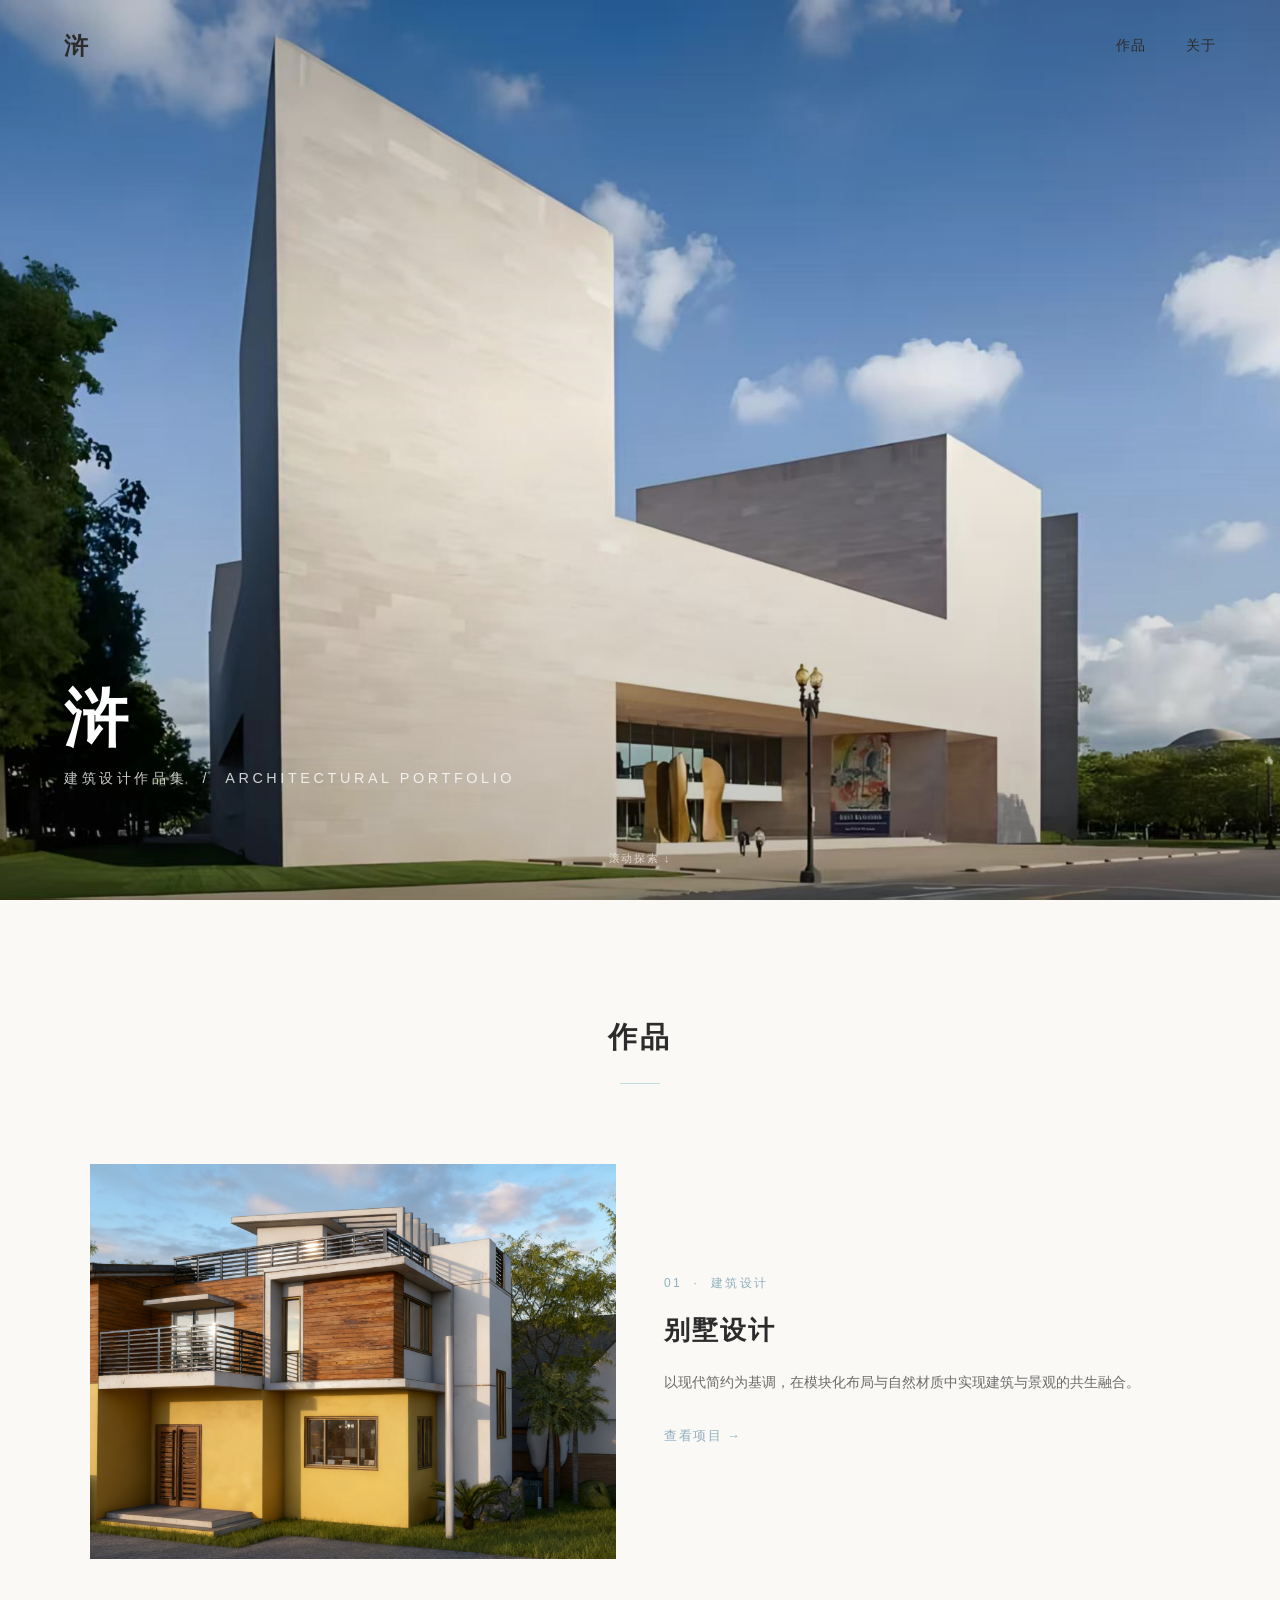
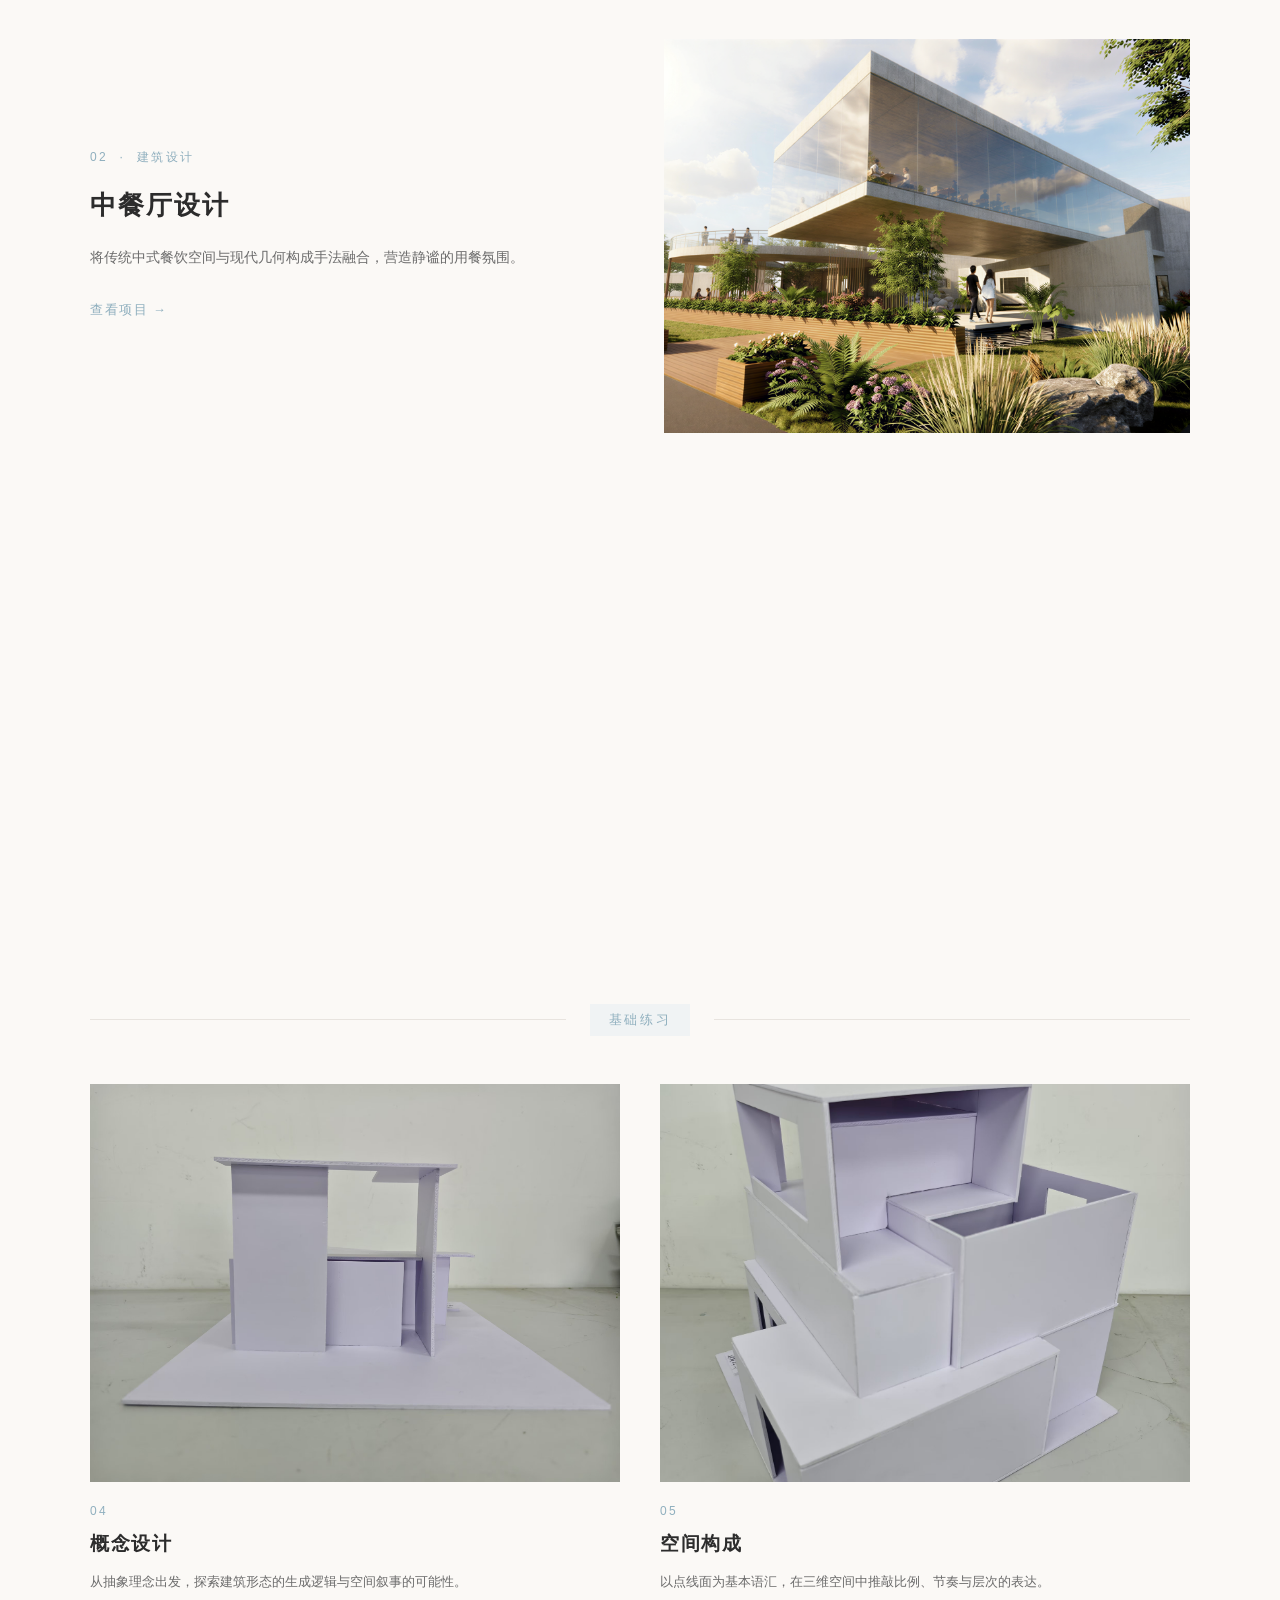
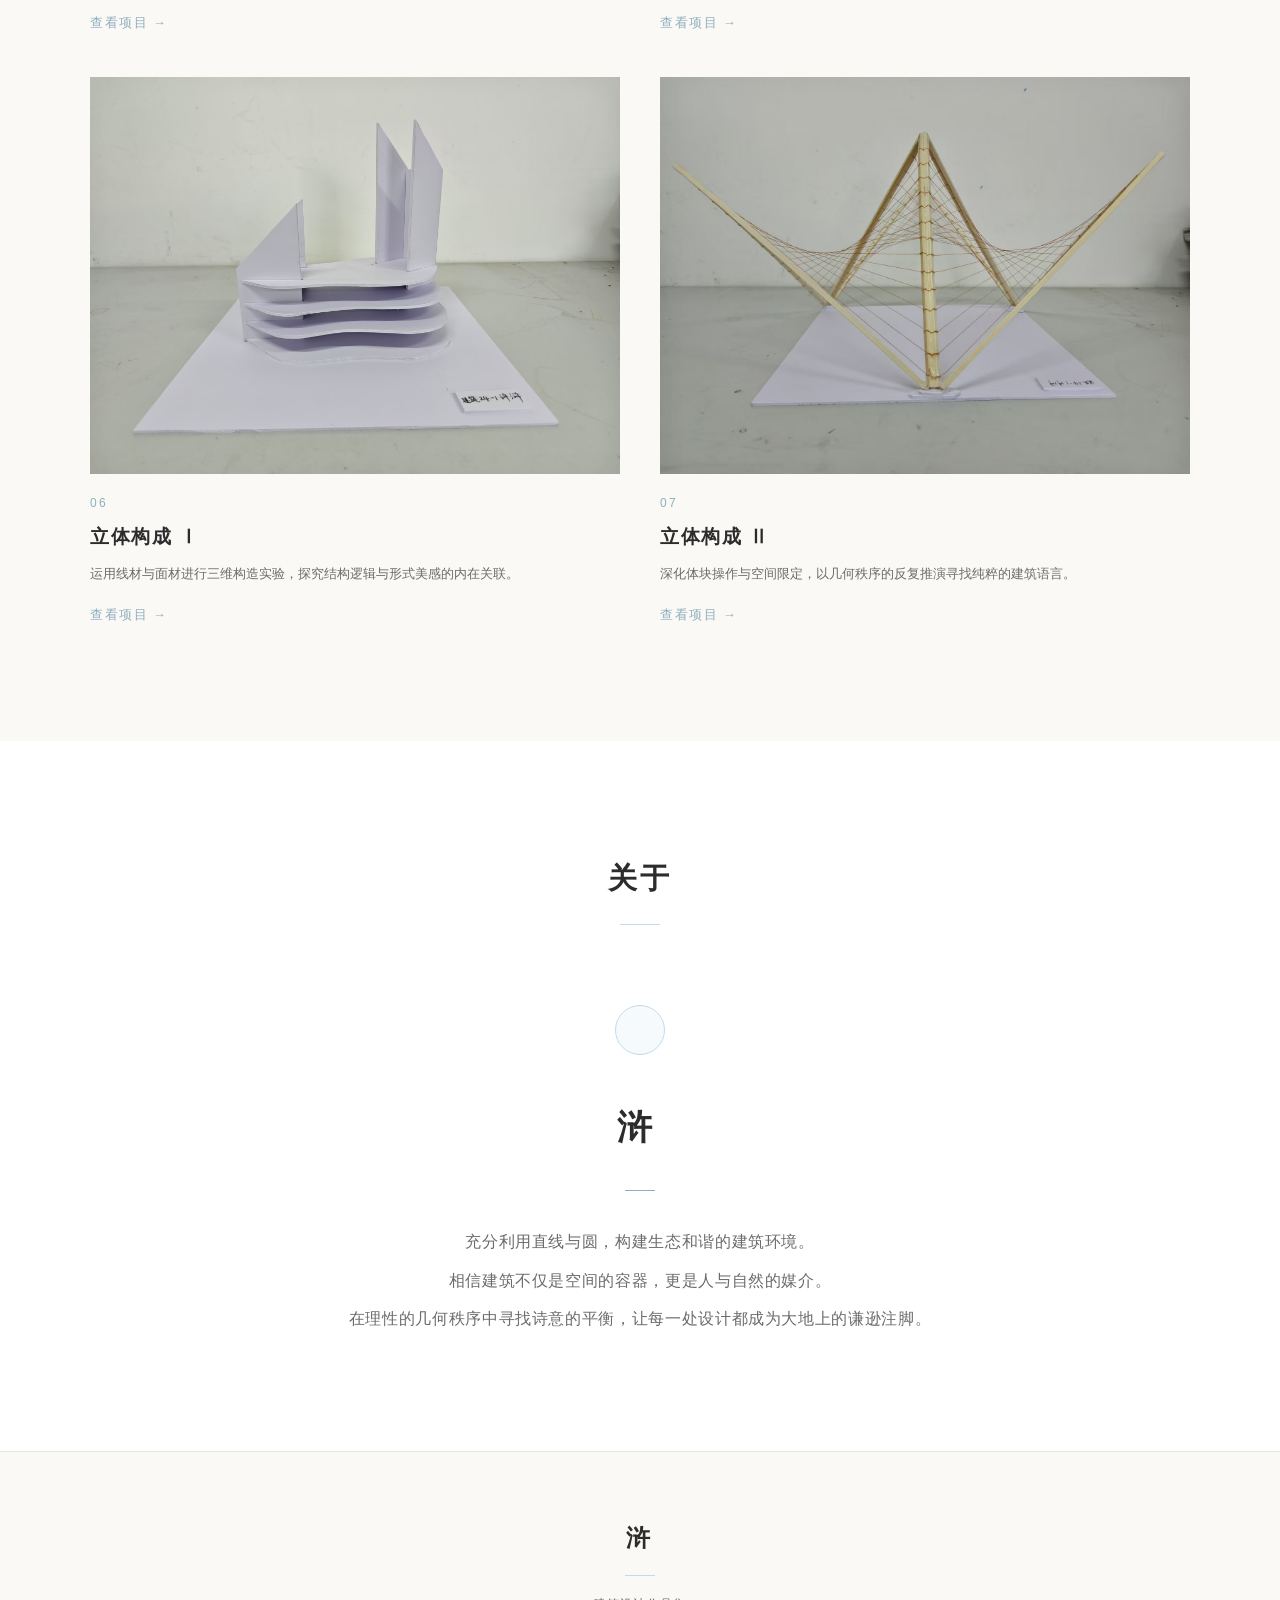
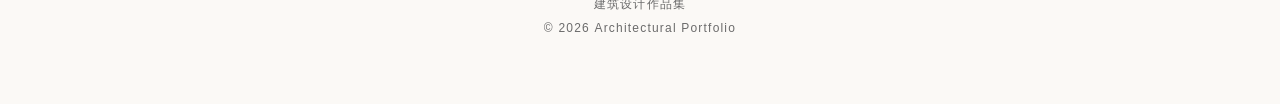
<file: index.html>
<!DOCTYPE html>
<html lang="zh-CN">
<head>
  <meta charset="UTF-8">
  <meta name="viewport" content="width=device-width, initial-scale=1.0">
  <title>浒 — 建筑设计作品集</title>
  <link rel="icon" href="data:image/svg+xml,<svg xmlns='http://www.w3.org/2000/svg' viewBox='0 0 100 100'><rect width='100' height='100' rx='8' fill='%232C2C2C'/><text x='50' y='68' text-anchor='middle' fill='%23fff' font-size='52' font-family='serif'>浒</text></svg>">
  <link rel="stylesheet" href="css/style.css">
</head>
<body>

  <div class="progress-bar"></div>

  <!-- 导航栏 -->
  <nav class="nav" id="nav">
    <a href="#" class="nav-logo">浒</a>
    <ul class="nav-links">
      <li><a href="#projects">作品</a></li>
      <li><a href="#about">关于</a></li>
    </ul>
  </nav>

  <!-- 首屏大图 -->
  <section class="hero" id="hero">
    <img src="images/hero.jpg" alt="建筑作品集" class="hero-image" id="heroImg">
    <div class="hero-overlay"></div>
    <div class="hero-content">
      <h1 class="hero-title">浒</h1>
      <p class="hero-subtitle">建筑设计作品集 &nbsp;/&nbsp; ARCHITECTURAL PORTFOLIO</p>
    </div>
    <div class="hero-scroll" id="heroScroll">滚动探索 ↓</div>
  </section>

  <!-- 作品列表 -->
  <section class="section projects" id="projects">
    <div class="section-header">
      <h2 class="section-title">作品</h2>
      <span class="section-line"></span>
    </div>

    <!-- ===== 建筑设计 ===== -->
    <div class="projects-grid">

      <a href="villa.html" class="project-card fade-in">
        <div class="project-image-wrap">
          <img src="images/villa/thumb.jpg" alt="别墅设计">
        </div>
        <div class="project-info">
          <p class="project-number">01 &nbsp;·&nbsp; 建筑设计</p>
          <h3 class="project-name">别墅设计</h3>
          <p class="project-desc">以现代简约为基调，在模块化布局与自然材质中实现建筑与景观的共生融合。</p>
          <span class="project-link">查看项目 →</span>
        </div>
      </a>

      <a href="restaurant.html" class="project-card reverse fade-in">
        <div class="project-image-wrap">
          <img src="images/restaurant/thumb.jpg" alt="中餐厅设计">
        </div>
        <div class="project-info">
          <p class="project-number">02 &nbsp;·&nbsp; 建筑设计</p>
          <h3 class="project-name">中餐厅设计</h3>
          <p class="project-desc">将传统中式餐饮空间与现代几何构成手法融合，营造静谧的用餐氛围。</p>
          <span class="project-link">查看项目 →</span>
        </div>
      </a>

      <a href="community.html" class="project-card fade-in">
        <div class="project-image-wrap">
          <img src="images/community/thumb.jpg" alt="社区活动中心">
        </div>
        <div class="project-info">
          <p class="project-number">03 &nbsp;·&nbsp; 建筑设计</p>
          <h3 class="project-name">社区活动中心</h3>
          <p class="project-desc">以开放的圆形庭院为核心，打造连接人与人、人与自然的社区共享空间。</p>
          <span class="project-link">查看项目 →</span>
        </div>
      </a>

    </div>

    <!-- ===== 分区标题 ===== -->
    <div class="category-divider">
      <span>基础练习</span>
    </div>

    <!-- ===== 基础练习 2x2 网格 ===== -->
    <div class="exercise-grid" style="margin-top: 3rem;">

      <a href="concept.html" class="exercise-card fade-in">
        <div class="project-image-wrap">
          <img src="images/concept/thumb.jpg" alt="概念设计" loading="lazy">
        </div>
        <p class="project-number">04</p>
        <h3 class="project-name">概念设计</h3>
        <p class="project-desc">从抽象理念出发，探索建筑形态的生成逻辑与空间叙事的可能性。</p>
        <span class="project-link">查看项目 →</span>
      </a>

      <a href="spatial.html" class="exercise-card fade-in">
        <div class="project-image-wrap">
          <img src="images/spatial/thumb.jpg" alt="空间构成" loading="lazy">
        </div>
        <p class="project-number">05</p>
        <h3 class="project-name">空间构成</h3>
        <p class="project-desc">以点线面为基本语汇，在三维空间中推敲比例、节奏与层次的表达。</p>
        <span class="project-link">查看项目 →</span>
      </a>

      <a href="solid1.html" class="exercise-card fade-in">
        <div class="project-image-wrap">
          <img src="images/solid1/thumb.jpg" alt="立体构成 Ⅰ" loading="lazy">
        </div>
        <p class="project-number">06</p>
        <h3 class="project-name">立体构成 Ⅰ</h3>
        <p class="project-desc">运用线材与面材进行三维构造实验，探究结构逻辑与形式美感的内在关联。</p>
        <span class="project-link">查看项目 →</span>
      </a>

      <a href="solid2.html" class="exercise-card fade-in">
        <div class="project-image-wrap">
          <img src="images/solid2/thumb.jpg" alt="立体构成 Ⅱ" loading="lazy">
        </div>
        <p class="project-number">07</p>
        <h3 class="project-name">立体构成 Ⅱ</h3>
        <p class="project-desc">深化体块操作与空间限定，以几何秩序的反复推演寻找纯粹的建筑语言。</p>
        <span class="project-link">查看项目 →</span>
      </a>

    </div>
  </section>

  <!-- 关于我 -->
  <section class="section about" id="about">
    <div class="section-header">
      <h2 class="section-title">关于</h2>
      <span class="section-line"></span>
    </div>
    <div class="about-inner fade-in">
      <h3 class="about-name">浒</h3>
      <p class="about-philosophy">
        充分利用直线与圆，构建生态和谐的建筑环境。<br>
        相信建筑不仅是空间的容器，更是人与自然的媒介。<br>
        在理性的几何秩序中寻找诗意的平衡，让每一处设计都成为大地上的谦逊注脚。
      </p>
    </div>
  </section>

  <!-- 页脚 -->
  <footer class="footer">
    <p class="footer-top">浒</p>
    <div class="footer-divider"></div>
    <p class="footer-text">
      建筑设计作品集<br>
      © 2026 Architectural Portfolio
    </p>
  </footer>

  <button class="scroll-top" aria-label="回到顶部"></button>
  <script src="js/main.js"></script>
</body>
</html>
</file>
<file: css/style.css>
/* ===== 浒 · 建筑作品集 ===== */
/* 日系极简风格 */

:root {
  --white: #FFFFFF;
  --cream: #FBF9F6;
  --light-blue: #C4DCE8;
  --blue-gray: #8FAFBE;
  --text: #2C2C2C;
  --text-light: #6B6B6B;
  --border: #E8E4DF;
  --shadow: rgba(0, 0, 0, 0.04);
  --transition: 0.4s cubic-bezier(0.25, 0.46, 0.45, 0.94);
}

* { margin: 0; padding: 0; box-sizing: border-box; }

html {
  scroll-behavior: smooth;
  font-size: 16px;
}

body {
  font-family: "PingFang SC", "Hiragino Sans GB", "Microsoft YaHei", "Source Han Sans SC", sans-serif;
  color: var(--text);
  background: var(--white);
  line-height: 1.8;
  -webkit-font-smoothing: antialiased;
  animation: pageIn 0.5s ease;
}

@keyframes pageIn {
  from { opacity: 0; transform: translateY(6px); }
  to   { opacity: 1; transform: translateY(0); }
}

/* ===== 导航 ===== */
.nav {
  position: fixed;
  top: 0; left: 0; right: 0;
  z-index: 100;
  padding: 1.5rem 4rem;
  display: flex;
  justify-content: space-between;
  align-items: center;
  transition: background 0.4s ease, padding 0.4s ease;
}

.nav.scrolled {
  background: rgba(255, 255, 255, 0.92);
  backdrop-filter: blur(12px);
  padding: 0.8rem 4rem;
  border-bottom: 1px solid var(--light-blue);
}

.nav-logo {
  font-weight: 700;
  font-size: 1.5rem;
  letter-spacing: 0.15em;
  color: var(--text);
  text-decoration: none;
}

.nav-links {
  display: flex;
  gap: 2.5rem;
  list-style: none;
}

.nav-links a {
  text-decoration: none;
  color: var(--text);
  font-size: 0.85rem;
  letter-spacing: 0.08em;
  padding-bottom: 4px;
  position: relative;
}

.nav-links a::after {
  content: '';
  position: absolute;
  bottom: 0; left: 0;
  width: 0; height: 1px;
  background: var(--blue-gray);
  transition: width var(--transition);
}

.nav-links a:hover::after { width: 100%; }

/* ===== 首屏 ===== */
.hero {
  position: relative;
  width: 100%; height: 100vh;
  overflow: hidden;
}

.hero-image {
  width: 100%; height: 100%;
  object-fit: cover;
  animation: heroZoom 1.6s ease-out;
}

@keyframes heroZoom {
  from { transform: scale(1.08); }
  to   { transform: scale(1); }
}

.hero-overlay {
  position: absolute;
  inset: 0;
  background: linear-gradient(
    to bottom,
    rgba(0,0,0,0.12) 0%,
    rgba(0,0,0,0.03) 45%,
    rgba(0,0,0,0.25) 100%
  );
}

.hero-content {
  position: absolute;
  bottom: 12%; left: 4rem;
  color: #fff;
}

.hero-title {
  font-size: 4rem;
  font-weight: 700;
  letter-spacing: 0.2em;
  line-height: 1.2;
  text-shadow: 0 2px 30px rgba(0,0,0,0.25);
}

.hero-subtitle {
  margin-top: 0.6rem;
  font-size: 0.9rem;
  font-weight: 300;
  letter-spacing: 0.25em;
  opacity: 0.8;
}

.hero-scroll {
  position: absolute;
  bottom: 2rem; left: 50%;
  transform: translateX(-50%);
  color: rgba(255,255,255,0.65);
  font-size: 0.7rem;
  letter-spacing: 0.15em;
  animation: scrollBounce 2s ease-in-out infinite;
  cursor: pointer;
}

@keyframes scrollBounce {
  0%, 100% { transform: translateX(-50%) translateY(0); opacity: 0.65; }
  50%      { transform: translateX(-50%) translateY(8px); opacity: 0.35; }
}

/* ===== 区块通用 ===== */
.section {
  padding: 7rem 4rem;
}

.section-header {
  text-align: center;
  margin-bottom: 5rem;
}

.section-title {
  font-size: 1.8rem;
  font-weight: 600;
  letter-spacing: 0.1em;
}

.section-line {
  display: block;
  width: 40px; height: 1px;
  background: var(--light-blue);
  margin: 1.2rem auto 0;
}

.section-subtitle {
  display: block;
  font-size: 0.8rem;
  color: var(--blue-gray);
  letter-spacing: 0.15em;
  margin-top: 0.4rem;
}

/* ===== 项目列表（左右交替） ===== */
.projects {
  background: var(--cream);
}

.projects-grid {
  display: flex;
  flex-direction: column;
  gap: 5rem;
  max-width: 1100px;
  margin: 0 auto;
}

.project-card {
  display: grid;
  grid-template-columns: 1fr 1fr;
  gap: 3rem;
  align-items: center;
  text-decoration: none;
  color: var(--text);
  transition: transform 0.4s ease;
}

.project-card:hover { transform: translateY(-4px); }

/* 偶数项：图右文左 */
.project-card.reverse .project-image-wrap { order: 2; }
.project-card.reverse .project-info        { order: 1; }

.project-image-wrap {
  position: relative;
  overflow: hidden;
  aspect-ratio: 4 / 3;
  order: 1;
}

.project-image-wrap img {
  width: 100%; height: 100%;
  object-fit: cover;
  transition: transform 0.6s cubic-bezier(0.25,0.46,0.45,0.94);
}

.project-card:hover .project-image-wrap img { transform: scale(1.04); }

.project-image-wrap::after {
  content: '';
  position: absolute; inset: 0;
  background: transparent;
  transition: background 0.4s ease;
}

.project-card:hover .project-image-wrap::after {
  background: rgba(0,0,0,0.03);
}

.project-info { order: 2; }

.project-number {
  font-size: 0.75rem;
  color: var(--blue-gray);
  letter-spacing: 0.2em;
  margin-bottom: 0.8rem;
}

.project-name {
  font-size: 1.6rem;
  font-weight: 600;
  letter-spacing: 0.08em;
  margin-bottom: 1rem;
}

.project-desc {
  font-size: 0.9rem;
  color: var(--text-light);
  line-height: 1.9;
  margin-bottom: 1.5rem;
}

.project-link {
  display: inline-flex;
  align-items: center;
  gap: 0.5rem;
  font-size: 0.8rem;
  letter-spacing: 0.12em;
  color: var(--blue-gray);
  padding-bottom: 2px;
  border-bottom: 1px solid transparent;
  transition: border-color var(--transition);
}

.project-card:hover .project-link { border-bottom-color: var(--blue-gray); }

/* ===== 分区标题 ===== */
.category-divider {
  display: flex;
  align-items: center;
  gap: 1.5rem;
  max-width: 1100px;
  margin: 0 auto;
  padding-top: 6rem;
}

.category-divider::before,
.category-divider::after {
  content: '';
  flex: 1;
  height: 1px;
  background: var(--border);
}

.category-divider span {
  font-size: 0.8rem;
  color: var(--blue-gray);
  letter-spacing: 0.2em;
  white-space: nowrap;
  background: rgba(196, 220, 232, 0.2);
  padding: 0.3rem 1.2rem;
}

/* ===== 基础练习网格（2x2） ===== */
.exercise-grid {
  display: grid;
  grid-template-columns: 1fr 1fr;
  gap: 2.5rem;
  max-width: 1100px;
  margin: 0 auto;
}

.exercise-card {
  text-decoration: none;
  color: var(--text);
  transition: transform 0.4s ease;
}

.exercise-card:hover {
  transform: translateY(-3px);
}

.exercise-card:hover .project-image-wrap::after {
  background: rgba(196, 220, 232, 0.12);
}

.exercise-card .project-image-wrap {
  aspect-ratio: 4 / 3;
  margin-bottom: 1.2rem;
}

.exercise-card .project-number {
  margin-bottom: 0.3rem;
}

.exercise-card .project-name {
  font-size: 1.2rem;
  margin-bottom: 0.5rem;
}

.exercise-card .project-desc {
  font-size: 0.82rem;
  margin-bottom: 0.8rem;
}

/* ===== 关于 ===== */
.about {
  background: var(--white);
}

.about-inner {
  max-width: 660px;
  margin: 0 auto;
  text-align: center;
  position: relative;
}

/* 装饰圆 — 呼应"直线与圆"理念 */
.about-inner::before {
  content: '';
  display: block;
  width: 48px; height: 48px;
  border: 1px solid var(--light-blue);
  background: rgba(196, 220, 232, 0.15);
  border-radius: 50%;
  margin: 0 auto 2.5rem;
}

.about-name {
  font-size: 2.2rem;
  font-weight: 700;
  letter-spacing: 0.3em;
  margin-bottom: 2rem;
}

.about-philosophy {
  font-size: 1rem;
  color: var(--text-light);
  line-height: 2.4;
  letter-spacing: 0.04em;
}

.about-philosophy::before {
  content: '';
  display: block;
  width: 30px; height: 1px;
  background: var(--blue-gray);
  margin: 0 auto 2rem;
}

/* ===== 页脚 ===== */
.footer {
  background: var(--cream);
  padding: 4rem 2rem;
  text-align: center;
  border-top: 1px solid var(--border);
}

.footer-top {
  font-size: 1.5rem;
  font-weight: 700;
  letter-spacing: 0.2em;
  margin-bottom: 0.8rem;
}

.footer-divider {
  width: 30px; height: 1px;
  background: var(--light-blue);
  margin: 1rem auto;
}

.footer-text {
  font-size: 0.75rem;
  color: var(--text-light);
  letter-spacing: 0.1em;
  line-height: 2;
}

/* ===== 详情页 ===== */
.detail-page {
  padding-top: 80px;
}

.detail-hero {
  width: 100%;
  max-height: 80vh;
  overflow: hidden;
  background: var(--cream);
  text-align: center;
}

.detail-hero img {
  max-width: 100%;
  max-height: 80vh;
  object-fit: contain;
  display: block;
  margin: 0 auto;
}

.detail-header {
  max-width: 800px;
  margin: 4rem auto 0;
  padding: 0 2rem;
  text-align: center;
}

.detail-title {
  font-size: 2rem;
  font-weight: 700;
  letter-spacing: 0.1em;
}

.detail-subtitle {
  display: block;
  font-size: 0.85rem;
  color: var(--blue-gray);
  letter-spacing: 0.2em;
  margin-top: 0.8rem;
}

.detail-gallery {
  max-width: 1000px;
  margin: 4rem auto 5rem;
  padding: 0 2rem;
  display: flex;
  flex-direction: column;
  gap: 2.5rem;
}

.detail-gallery img {
  width: 100%;
  display: block;
  cursor: zoom-in;
  box-shadow: 0 2px 20px var(--shadow);
  transition: box-shadow 0.3s ease, transform 0.3s ease;
}

.detail-gallery img:hover {
  box-shadow: 0 4px 30px rgba(143, 175, 190, 0.15);
  transform: translateY(-2px);
}

/* 返回按钮 — 改到右上角，避免与回到顶部冲突 */
.back-link {
  position: fixed;
  top: 1.5rem; right: 2rem;
  z-index: 100;
  display: flex;
  align-items: center;
  gap: 0.5rem;
  text-decoration: none;
  color: var(--text);
  font-size: 0.8rem;
  letter-spacing: 0.1em;
  padding: 0.5rem 1rem;
  background: rgba(255,255,255,0.85);
  backdrop-filter: blur(8px);
  border-left: 2px solid var(--light-blue);
  transition: background 0.2s ease, border-color 0.2s ease;
}

.back-link:hover {
  background: rgba(255,255,255,1);
  border-left-color: var(--blue-gray);
}

/* ===== 进度条 ===== */
.progress-bar {
  position: fixed;
  top: 0; left: 0;
  height: 2px;
  background: var(--light-blue);
  z-index: 200;
  transition: width 0.1s linear;
}

/* ===== 回到顶部 ===== */
.scroll-top {
  position: fixed;
  bottom: 2rem; left: 2rem;
  z-index: 99;
  width: 42px; height: 42px;
  border: 1px solid var(--border);
  background: rgba(255,255,255,0.9);
  backdrop-filter: blur(8px);
  cursor: pointer;
  display: flex;
  align-items: center;
  justify-content: center;
  opacity: 0; visibility: hidden;
  transition: opacity 0.3s ease, visibility 0.3s ease, transform 0.3s ease;
  transform: translateY(10px);
}

.scroll-top.visible {
  opacity: 1; visibility: visible;
  transform: translateY(0);
}

.scroll-top:hover {
  background: var(--white);
  border-color: var(--blue-gray);
}

.scroll-top::before {
  content: '';
  display: block;
  width: 8px; height: 8px;
  border-left: 1px solid var(--text);
  border-top: 1px solid var(--text);
  transform: rotate(45deg) translateY(2px);
}

/* ===== 灯箱 ===== */
.lightbox {
  position: fixed; inset: 0;
  z-index: 999;
  background: rgba(0,0,0,0.92);
  display: flex;
  align-items: center;
  justify-content: center;
  opacity: 0; visibility: hidden;
  transition: opacity 0.3s ease, visibility 0.3s ease;
  cursor: zoom-out;
}

.lightbox.open { opacity: 1; visibility: visible; }

.lightbox img {
  max-width: 92vw; max-height: 92vh;
  object-fit: contain;
  cursor: default;
  transform: scale(0.95);
  transition: transform 0.3s ease;
}

.lightbox.open img { transform: scale(1); }

.lightbox-close {
  position: absolute;
  top: 1.5rem; right: 2rem;
  color: rgba(255,255,255,0.6);
  font-size: 1.5rem;
  cursor: pointer;
  background: none; border: none;
  padding: 0.5rem;
  transition: color 0.2s ease;
}

.lightbox-close:hover { color: #fff; }

/* ===== 渐入动画 ===== */
.fade-in {
  opacity: 0;
  transform: translateY(30px);
  transition: opacity 0.8s ease, transform 0.8s ease;
}

.fade-in.visible {
  opacity: 1;
  transform: translateY(0);
}

/* ===== 懒加载 ===== */
img[loading="lazy"] {
  opacity: 0;
  transition: opacity 0.5s ease;
}

img[loading="lazy"].loaded { opacity: 1; }

/* ===== 响应式 ===== */
@media (max-width: 768px) {
  .nav { padding: 1rem 1.5rem; }
  .nav.scrolled { padding: 0.6rem 1.5rem; }
  .nav-links { gap: 1.2rem; }
  .nav-links a { font-size: 0.75rem; }

  .hero-content { left: 1.5rem; }
  .hero-title { font-size: 2.4rem; }
  .hero-subtitle { font-size: 0.75rem; }

  .section { padding: 4rem 1.5rem; }
  .section-title { font-size: 1.4rem; }

  .project-card {
    grid-template-columns: 1fr;
    gap: 1.5rem;
  }
  .project-card.reverse .project-image-wrap,
  .project-card .project-image-wrap { order: 0; }
  .project-card.reverse .project-info,
  .project-card .project-info { order: 0; }
  .project-name { font-size: 1.3rem; }

  .exercise-grid {
    grid-template-columns: 1fr;
    gap: 2rem;
  }

  .category-divider { padding-top: 3rem; }

  .about-name { font-size: 1.6rem; }
  .about-philosophy { font-size: 0.9rem; }

  .detail-title { font-size: 1.5rem; }

  .back-link { top: 0.8rem; right: 1rem; font-size: 0.7rem; }

  .scroll-top { bottom: 1.5rem; left: 1.5rem; }
}
</file>
